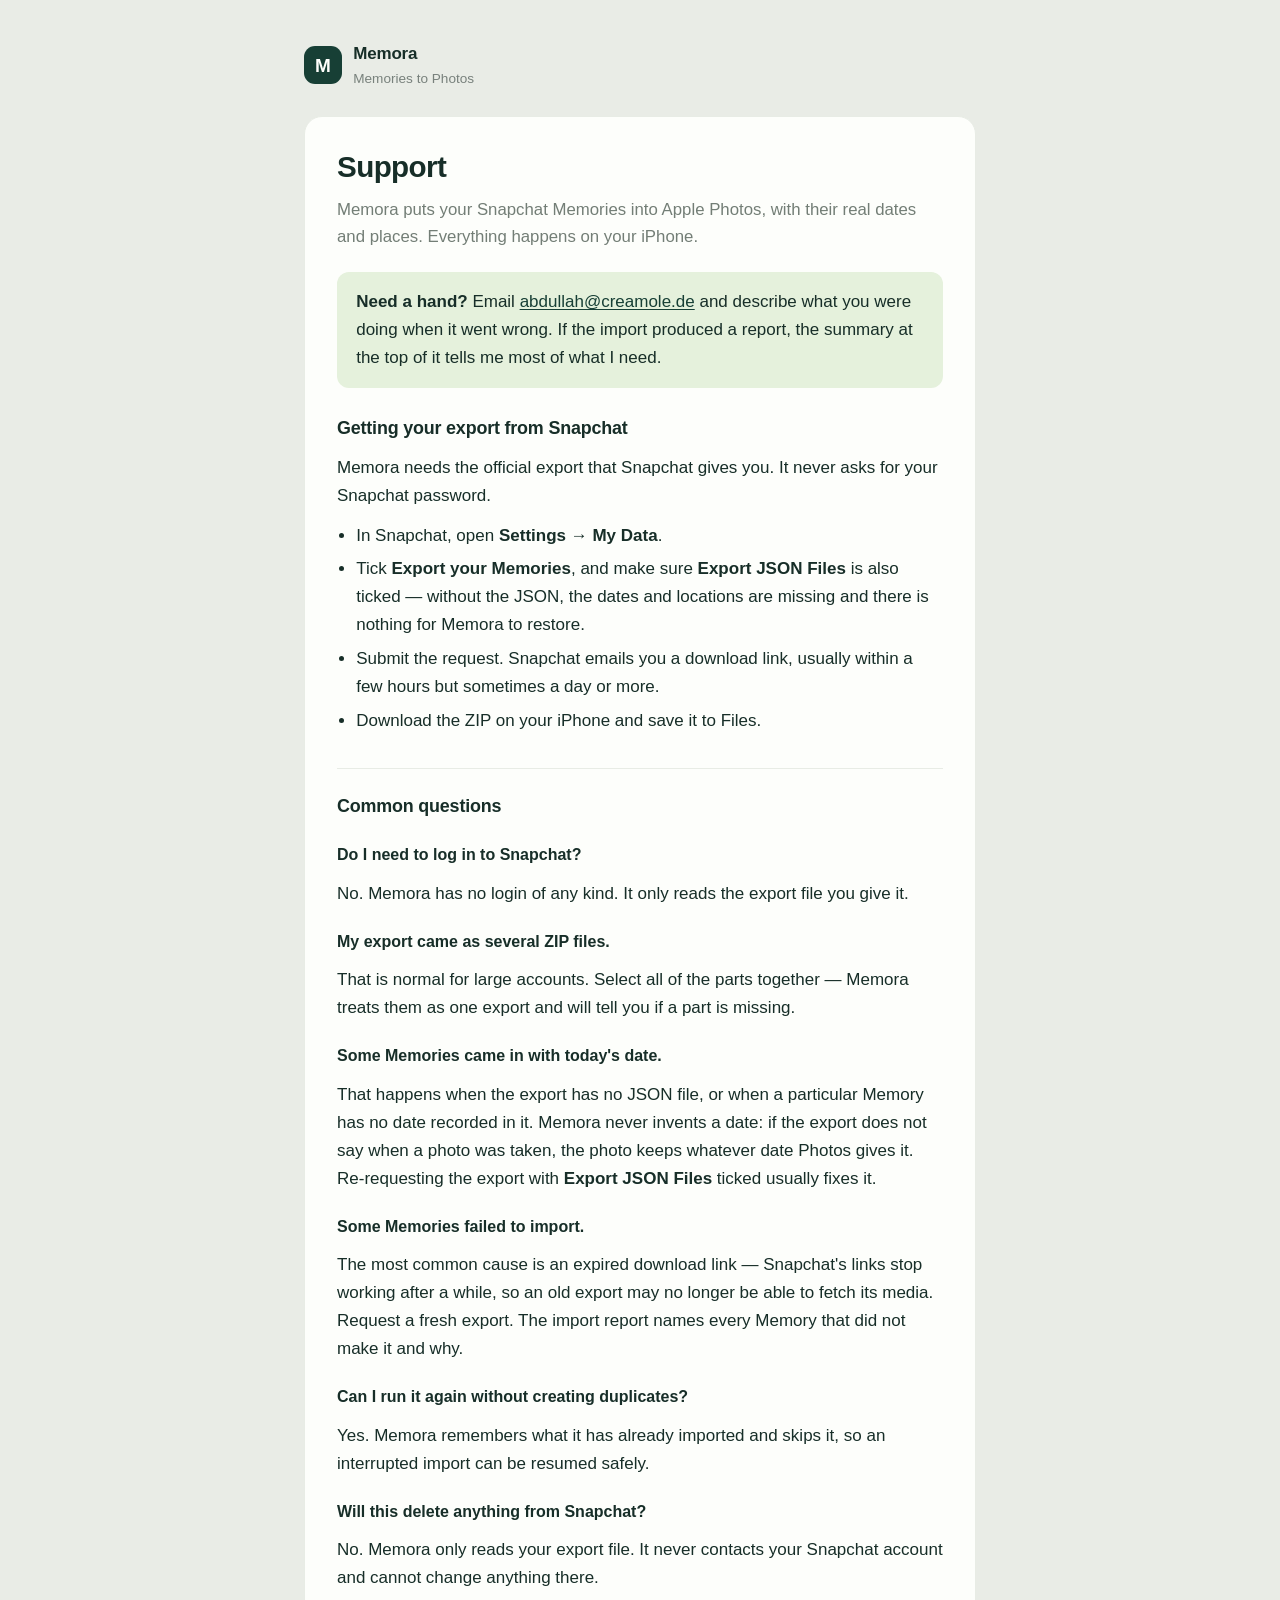
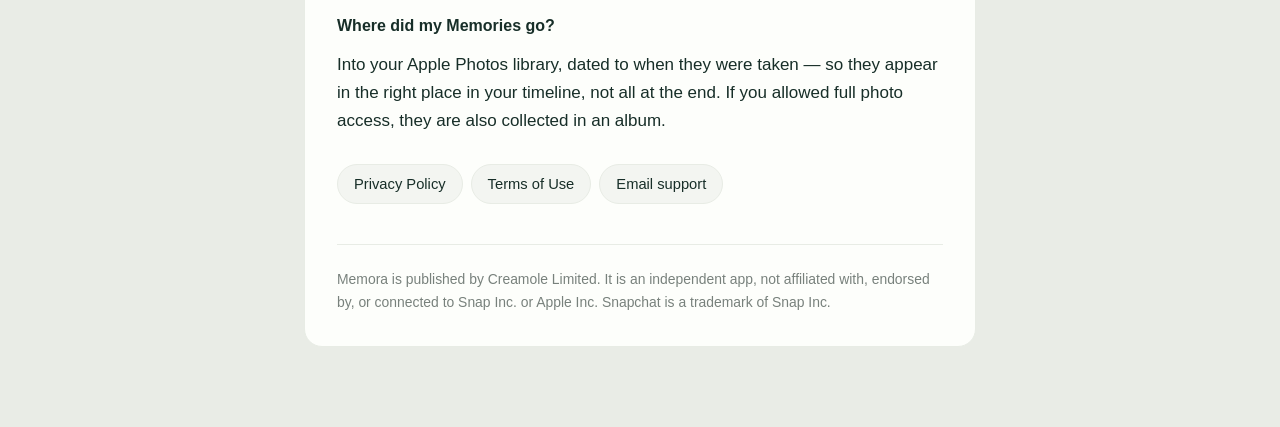
<file: index.html>
<!doctype html>
<html lang="en">
<head>
<meta charset="utf-8">
<meta name="viewport" content="width=device-width, initial-scale=1">
<title>Memora — Support</title>
<meta name="description" content="Help with importing your Snapchat Memories into Apple Photos with Memora.">
<link rel="stylesheet" href="style.css">
</head>
<body>
<div class="wrap">

  <header class="site">
    <div class="mark">M</div>
    <div>
      <div class="wordmark">Memora</div>
      <div class="tag">Memories to Photos</div>
    </div>
  </header>

  <main class="card">
    <h1>Support</h1>
    <p class="lede">Memora puts your Snapchat Memories into Apple Photos, with their real dates and places. Everything happens on your iPhone.</p>

    <div class="callout">
      <p><strong>Need a hand?</strong> Email <a href="mailto:abdullah@creamole.de">abdullah@creamole.de</a> and describe what you were doing when it went wrong. If the import produced a report, the summary at the top of it tells me most of what I need.</p>
    </div>

    <h2>Getting your export from Snapchat</h2>
    <p>Memora needs the official export that Snapchat gives you. It never asks for your Snapchat password.</p>
    <ul>
      <li>In Snapchat, open <strong>Settings → My Data</strong>.</li>
      <li>Tick <strong>Export your Memories</strong>, and make sure <strong>Export JSON Files</strong> is also ticked — without the JSON, the dates and locations are missing and there is nothing for Memora to restore.</li>
      <li>Submit the request. Snapchat emails you a download link, usually within a few hours but sometimes a day or more.</li>
      <li>Download the ZIP on your iPhone and save it to Files.</li>
    </ul>

    <h2>Common questions</h2>

    <h3>Do I need to log in to Snapchat?</h3>
    <p>No. Memora has no login of any kind. It only reads the export file you give it.</p>

    <h3>My export came as several ZIP files.</h3>
    <p>That is normal for large accounts. Select all of the parts together — Memora treats them as one export and will tell you if a part is missing.</p>

    <h3>Some Memories came in with today's date.</h3>
    <p>That happens when the export has no JSON file, or when a particular Memory has no date recorded in it. Memora never invents a date: if the export does not say when a photo was taken, the photo keeps whatever date Photos gives it. Re-requesting the export with <strong>Export JSON Files</strong> ticked usually fixes it.</p>

    <h3>Some Memories failed to import.</h3>
    <p>The most common cause is an expired download link — Snapchat's links stop working after a while, so an old export may no longer be able to fetch its media. Request a fresh export. The import report names every Memory that did not make it and why.</p>

    <h3>Can I run it again without creating duplicates?</h3>
    <p>Yes. Memora remembers what it has already imported and skips it, so an interrupted import can be resumed safely.</p>

    <h3>Will this delete anything from Snapchat?</h3>
    <p>No. Memora only reads your export file. It never contacts your Snapchat account and cannot change anything there.</p>

    <h3>Where did my Memories go?</h3>
    <p>Into your Apple Photos library, dated to when they were taken — so they appear in the right place in your timeline, not all at the end. If you allowed full photo access, they are also collected in an album.</p>

    <nav class="links">
      <a href="privacy.html">Privacy Policy</a>
      <a href="terms.html">Terms of Use</a>
      <a href="mailto:abdullah@creamole.de">Email support</a>
    </nav>

    <footer>
      Memora is published by Creamole Limited. It is an independent app, not affiliated with, endorsed by, or connected to Snap Inc. or Apple Inc. Snapchat is a trademark of Snap Inc.
    </footer>
  </main>

</div>
</body>
</html>
</file>
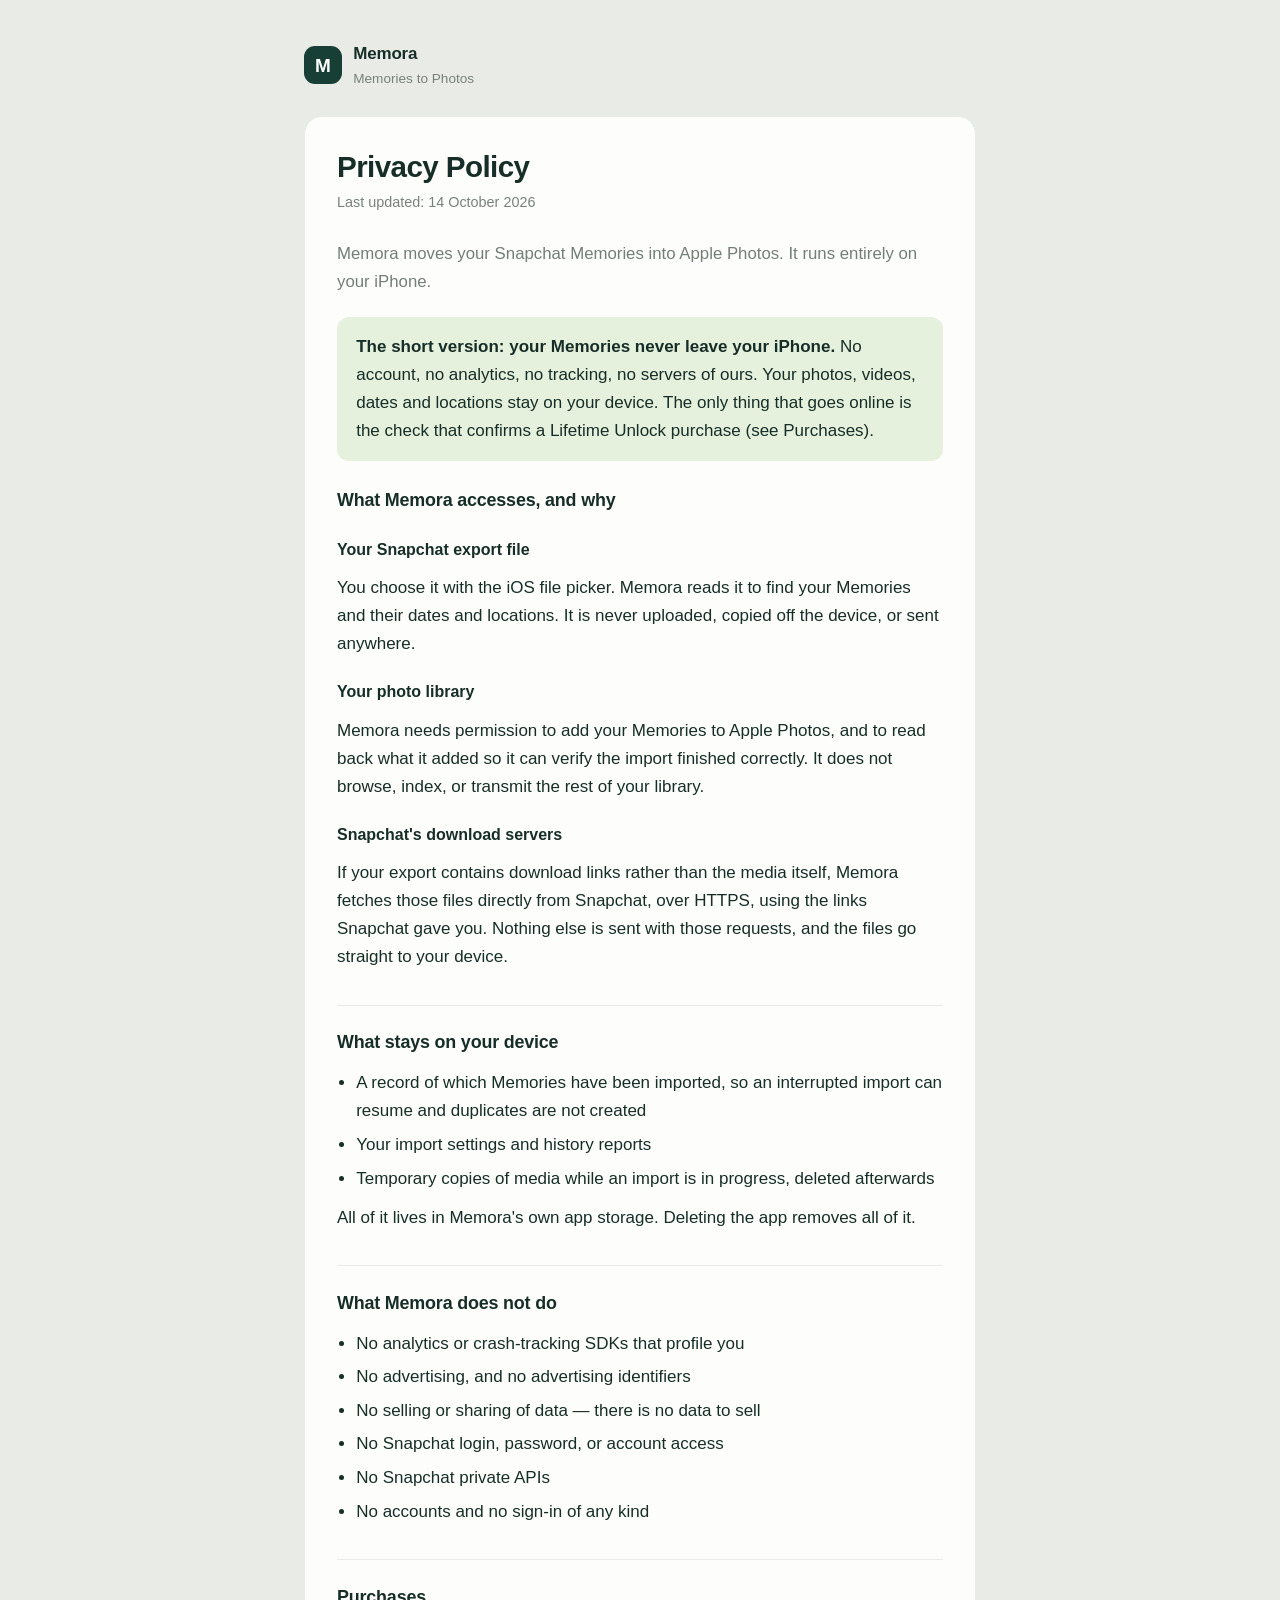
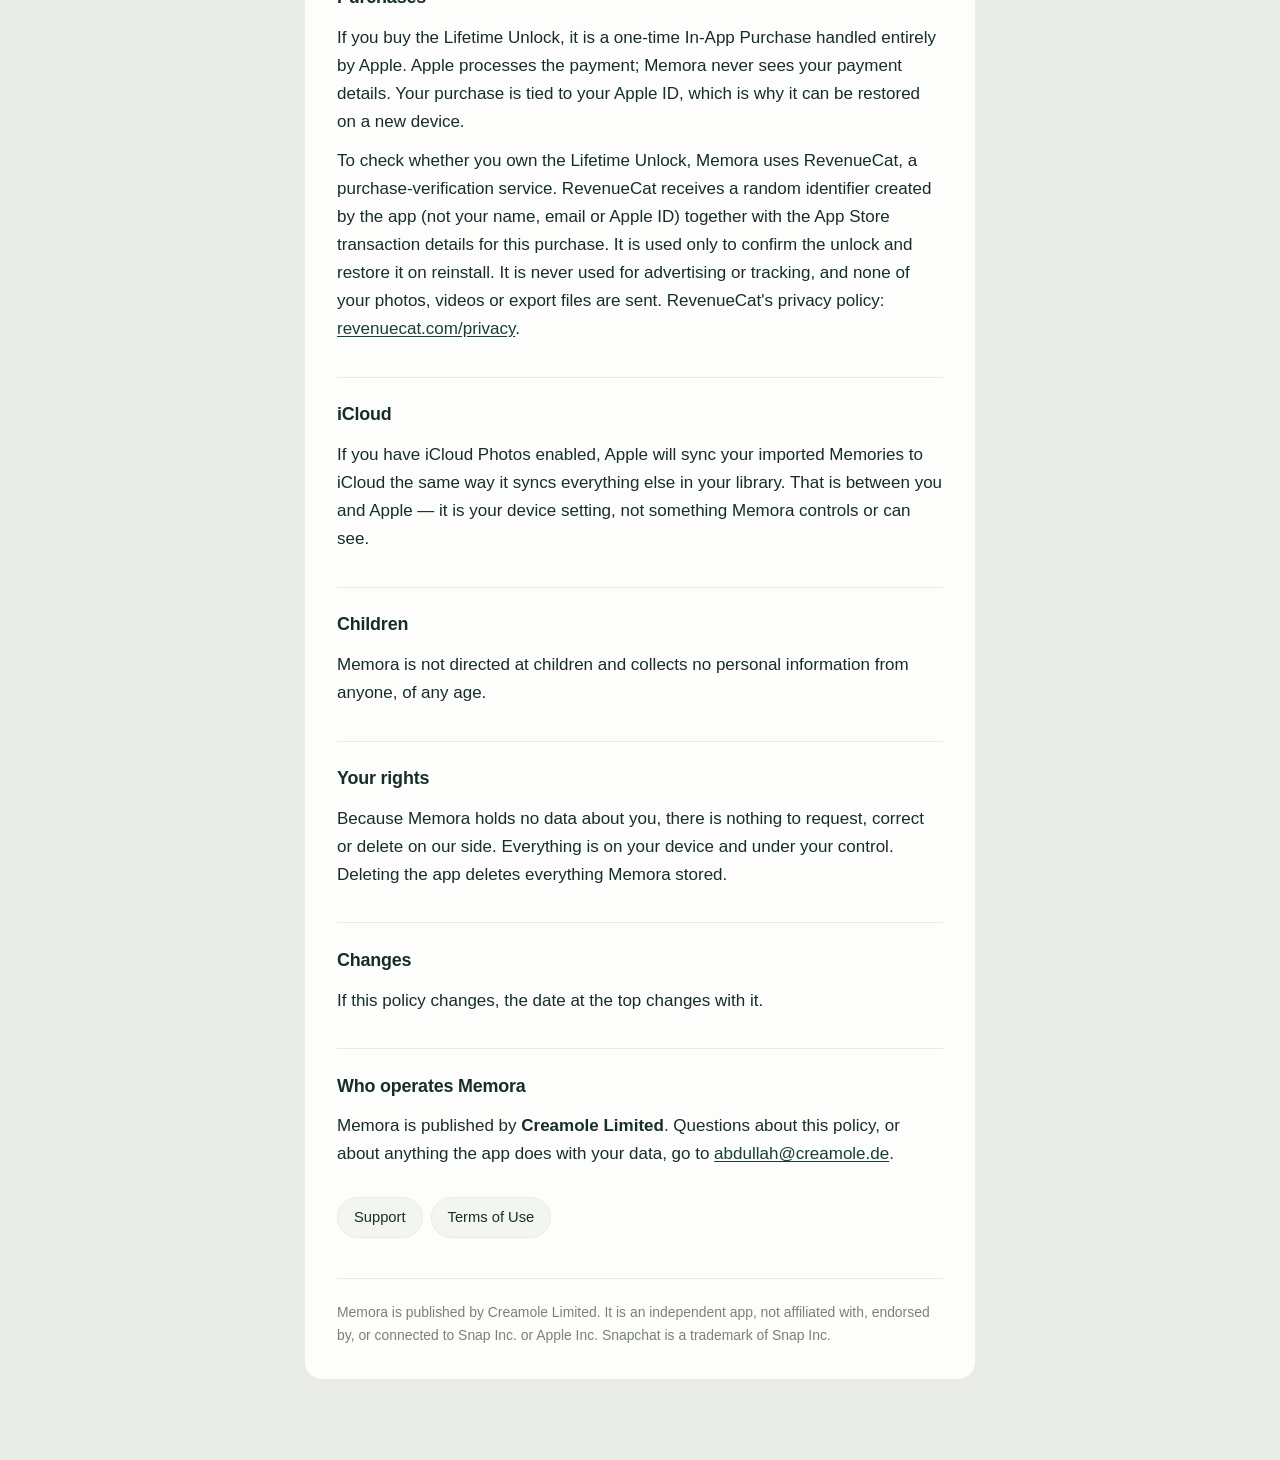
<file: privacy.html>
<!doctype html>
<html lang="en">
<head>
<meta charset="utf-8">
<meta name="viewport" content="width=device-width, initial-scale=1">
<title>Privacy Policy — Memora</title>
<meta name="description" content="Your Snapchat Memories never leave your iPhone. No account, no analytics, no tracking.">
<link rel="stylesheet" href="style.css">
</head>
<body>
<div class="wrap">

  <header class="site">
    <div class="mark">M</div>
    <div>
      <div class="wordmark">Memora</div>
      <div class="tag">Memories to Photos</div>
    </div>
  </header>

  <main class="card">
    <h1>Privacy Policy</h1>
    <p class="updated">Last updated: 14 October 2026</p>

    <p class="lede">Memora moves your Snapchat Memories into Apple Photos. It runs entirely on your iPhone.</p>

    <div class="callout">
      <p><strong>The short version: your Memories never leave your iPhone.</strong> No account, no analytics, no tracking, no servers of ours. Your photos, videos, dates and locations stay on your device. The only thing that goes online is the check that confirms a Lifetime Unlock purchase (see Purchases).</p>
    </div>

    <h2>What Memora accesses, and why</h2>

    <h3>Your Snapchat export file</h3>
    <p>You choose it with the iOS file picker. Memora reads it to find your Memories and their dates and locations. It is never uploaded, copied off the device, or sent anywhere.</p>

    <h3>Your photo library</h3>
    <p>Memora needs permission to add your Memories to Apple Photos, and to read back what it added so it can verify the import finished correctly. It does not browse, index, or transmit the rest of your library.</p>

    <h3>Snapchat's download servers</h3>
    <p>If your export contains download links rather than the media itself, Memora fetches those files directly from Snapchat, over HTTPS, using the links Snapchat gave you. Nothing else is sent with those requests, and the files go straight to your device.</p>

    <h2>What stays on your device</h2>
    <ul>
      <li>A record of which Memories have been imported, so an interrupted import can resume and duplicates are not created</li>
      <li>Your import settings and history reports</li>
      <li>Temporary copies of media while an import is in progress, deleted afterwards</li>
    </ul>
    <p>All of it lives in Memora's own app storage. Deleting the app removes all of it.</p>

    <h2>What Memora does not do</h2>
    <ul>
      <li>No analytics or crash-tracking SDKs that profile you</li>
      <li>No advertising, and no advertising identifiers</li>
      <li>No selling or sharing of data — there is no data to sell</li>
      <li>No Snapchat login, password, or account access</li>
      <li>No Snapchat private APIs</li>
      <li>No accounts and no sign-in of any kind</li>
    </ul>

    <h2>Purchases</h2>
    <p>If you buy the Lifetime Unlock, it is a one-time In-App Purchase handled entirely by Apple. Apple processes the payment; Memora never sees your payment details. Your purchase is tied to your Apple ID, which is why it can be restored on a new device.</p>
    <p>To check whether you own the Lifetime Unlock, Memora uses RevenueCat, a purchase-verification service. RevenueCat receives a random identifier created by the app (not your name, email or Apple ID) together with the App Store transaction details for this purchase. It is used only to confirm the unlock and restore it on reinstall. It is never used for advertising or tracking, and none of your photos, videos or export files are sent. RevenueCat's privacy policy: <a href="https://www.revenuecat.com/privacy">revenuecat.com/privacy</a>.</p>

    <h2>iCloud</h2>
    <p>If you have iCloud Photos enabled, Apple will sync your imported Memories to iCloud the same way it syncs everything else in your library. That is between you and Apple — it is your device setting, not something Memora controls or can see.</p>

    <h2>Children</h2>
    <p>Memora is not directed at children and collects no personal information from anyone, of any age.</p>

    <h2>Your rights</h2>
    <p>Because Memora holds no data about you, there is nothing to request, correct or delete on our side. Everything is on your device and under your control. Deleting the app deletes everything Memora stored.</p>

    <h2>Changes</h2>
    <p>If this policy changes, the date at the top changes with it.</p>

    <h2>Who operates Memora</h2>
    <p>Memora is published by <strong>Creamole Limited</strong>. Questions about this policy, or about anything the app does with your data, go to <a href="mailto:abdullah@creamole.de">abdullah@creamole.de</a>.</p>

    <nav class="links">
      <a href="index.html">Support</a>
      <a href="terms.html">Terms of Use</a>
    </nav>

    <footer>
      Memora is published by Creamole Limited. It is an independent app, not affiliated with, endorsed by, or connected to Snap Inc. or Apple Inc. Snapchat is a trademark of Snap Inc.
    </footer>
  </main>

</div>
</body>
</html>
</file>
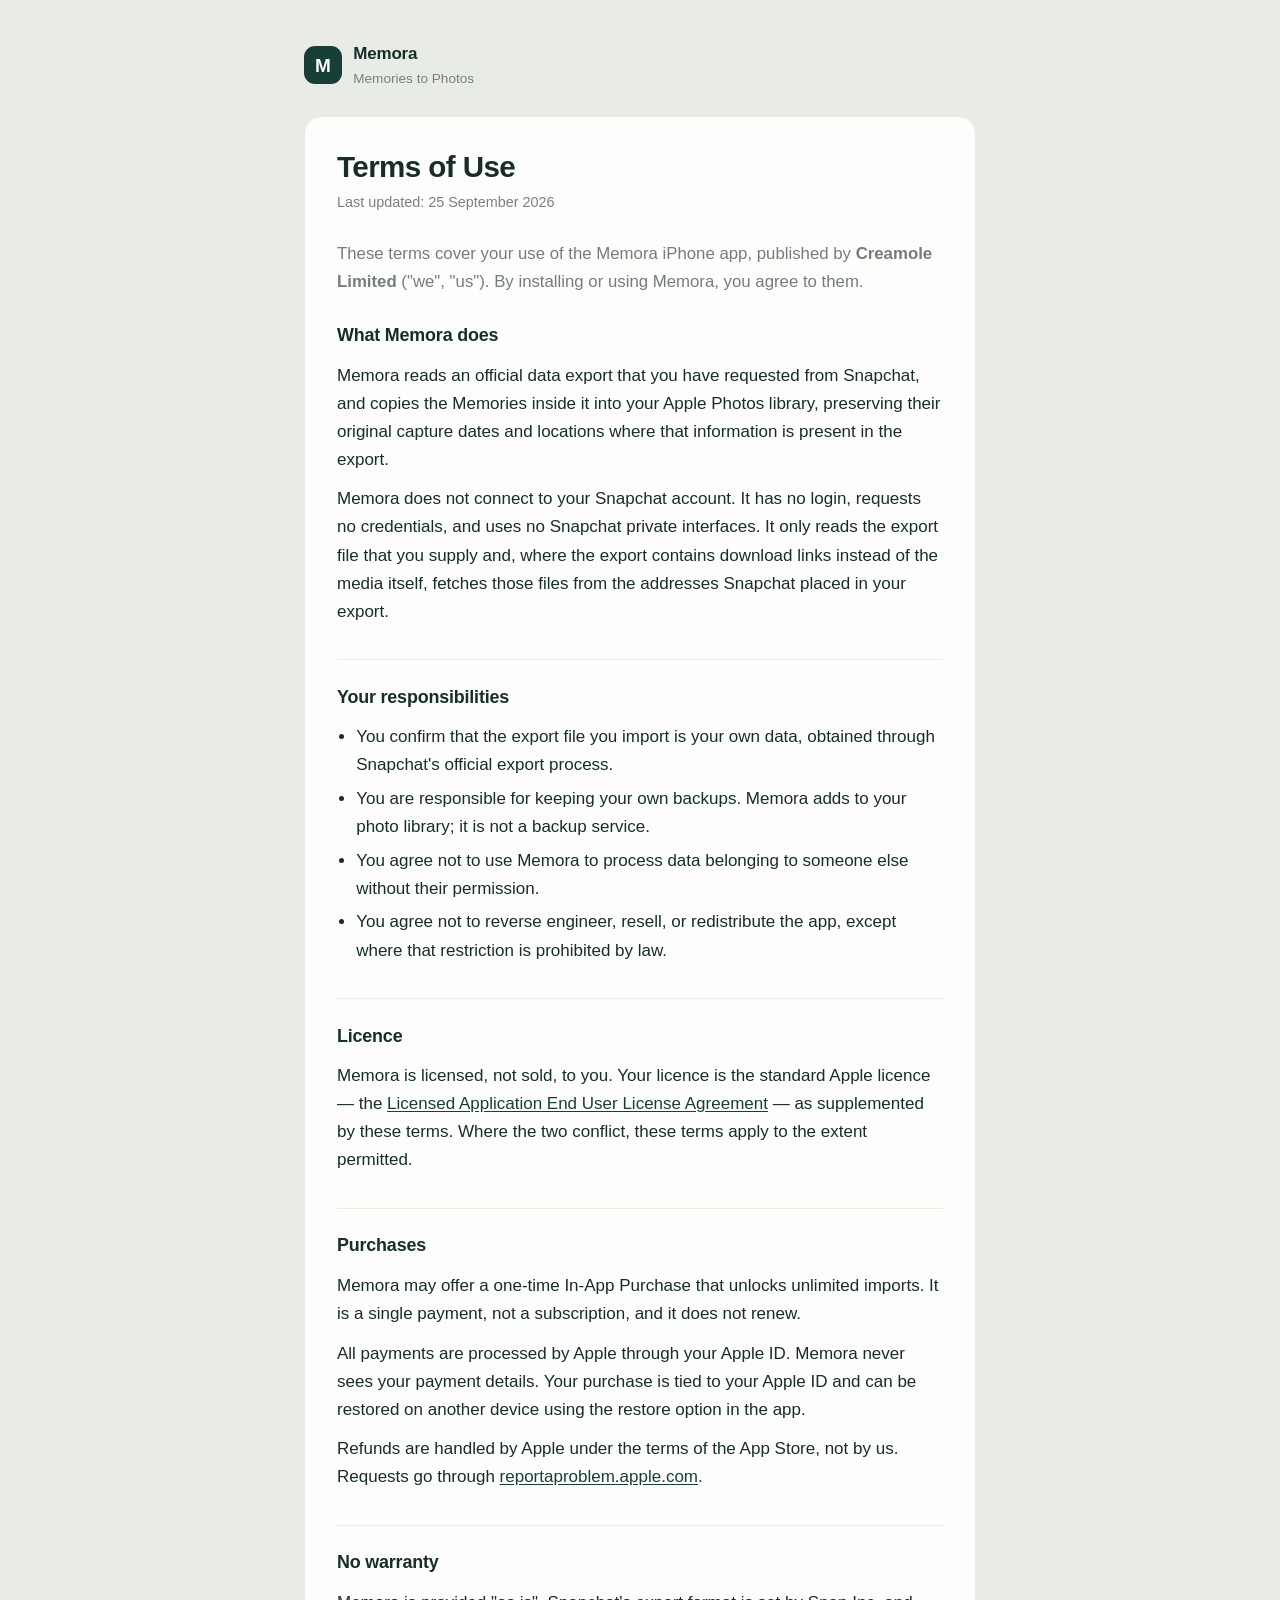
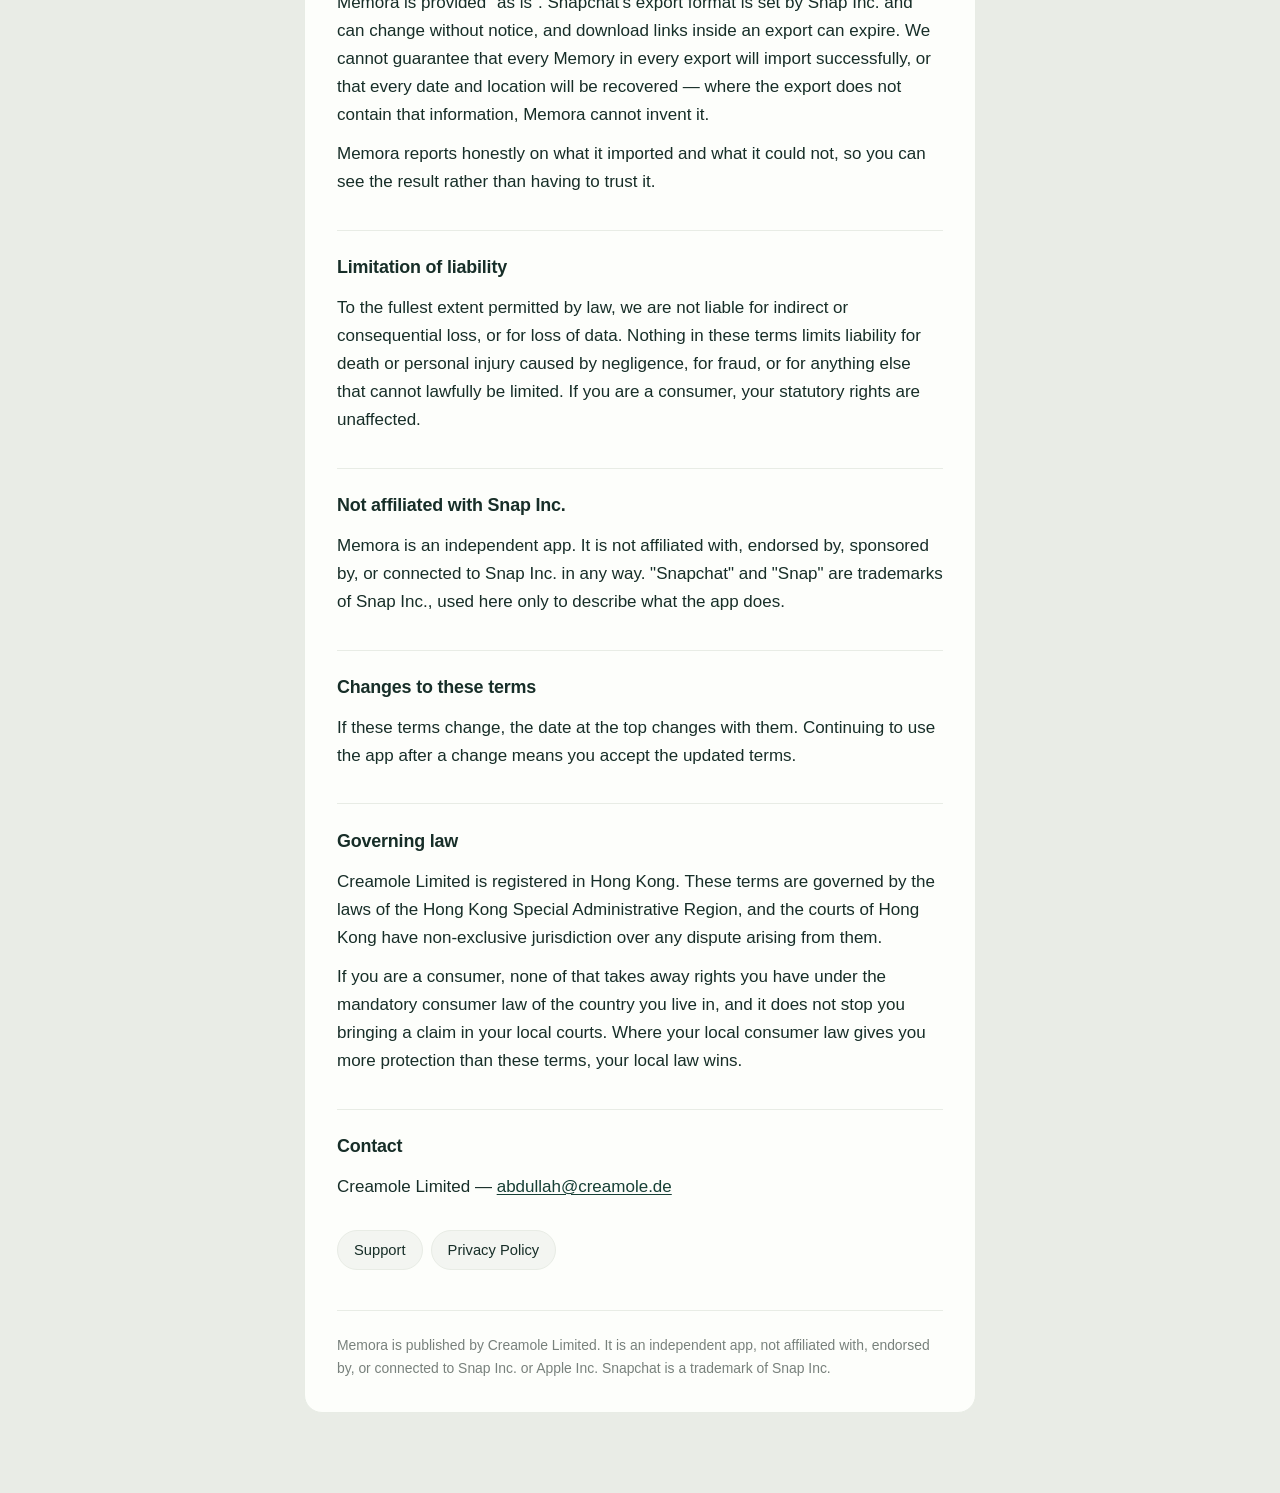
<file: terms.html>
<!doctype html>
<html lang="en">
<head>
<meta charset="utf-8">
<meta name="viewport" content="width=device-width, initial-scale=1">
<title>Terms of Use — Memora</title>
<meta name="description" content="Terms of Use for Memora, the Snapchat Memories importer for Apple Photos.">
<link rel="stylesheet" href="style.css">
</head>
<body>
<div class="wrap">

  <header class="site">
    <div class="mark">M</div>
    <div>
      <div class="wordmark">Memora</div>
      <div class="tag">Memories to Photos</div>
    </div>
  </header>

  <main class="card">
    <h1>Terms of Use</h1>
    <p class="updated">Last updated: 25 September 2026</p>

    <p class="lede">These terms cover your use of the Memora iPhone app, published by <strong>Creamole Limited</strong> ("we", "us"). By installing or using Memora, you agree to them.</p>

    <h2>What Memora does</h2>
    <p>Memora reads an official data export that you have requested from Snapchat, and copies the Memories inside it into your Apple Photos library, preserving their original capture dates and locations where that information is present in the export.</p>
    <p>Memora does not connect to your Snapchat account. It has no login, requests no credentials, and uses no Snapchat private interfaces. It only reads the export file that you supply and, where the export contains download links instead of the media itself, fetches those files from the addresses Snapchat placed in your export.</p>

    <h2>Your responsibilities</h2>
    <ul>
      <li>You confirm that the export file you import is your own data, obtained through Snapchat's official export process.</li>
      <li>You are responsible for keeping your own backups. Memora adds to your photo library; it is not a backup service.</li>
      <li>You agree not to use Memora to process data belonging to someone else without their permission.</li>
      <li>You agree not to reverse engineer, resell, or redistribute the app, except where that restriction is prohibited by law.</li>
    </ul>

    <h2>Licence</h2>
    <p>Memora is licensed, not sold, to you. Your licence is the standard Apple licence — the <a href="https://www.apple.com/legal/internet-services/itunes/dev/stdeula/">Licensed Application End User License Agreement</a> — as supplemented by these terms. Where the two conflict, these terms apply to the extent permitted.</p>

    <h2>Purchases</h2>
    <p>Memora may offer a one-time In-App Purchase that unlocks unlimited imports. It is a single payment, not a subscription, and it does not renew.</p>
    <p>All payments are processed by Apple through your Apple ID. Memora never sees your payment details. Your purchase is tied to your Apple ID and can be restored on another device using the restore option in the app.</p>
    <p>Refunds are handled by Apple under the terms of the App Store, not by us. Requests go through <a href="https://reportaproblem.apple.com">reportaproblem.apple.com</a>.</p>

    <h2>No warranty</h2>
    <p>Memora is provided "as is". Snapchat's export format is set by Snap Inc. and can change without notice, and download links inside an export can expire. We cannot guarantee that every Memory in every export will import successfully, or that every date and location will be recovered — where the export does not contain that information, Memora cannot invent it.</p>
    <p>Memora reports honestly on what it imported and what it could not, so you can see the result rather than having to trust it.</p>

    <h2>Limitation of liability</h2>
    <p>To the fullest extent permitted by law, we are not liable for indirect or consequential loss, or for loss of data. Nothing in these terms limits liability for death or personal injury caused by negligence, for fraud, or for anything else that cannot lawfully be limited. If you are a consumer, your statutory rights are unaffected.</p>

    <h2>Not affiliated with Snap Inc.</h2>
    <p>Memora is an independent app. It is not affiliated with, endorsed by, sponsored by, or connected to Snap Inc. in any way. "Snapchat" and "Snap" are trademarks of Snap Inc., used here only to describe what the app does.</p>

    <h2>Changes to these terms</h2>
    <p>If these terms change, the date at the top changes with them. Continuing to use the app after a change means you accept the updated terms.</p>

    <h2>Governing law</h2>
    <p>Creamole Limited is registered in Hong Kong. These terms are governed by the laws of the Hong Kong Special Administrative Region, and the courts of Hong Kong have non-exclusive jurisdiction over any dispute arising from them.</p>
    <p>If you are a consumer, none of that takes away rights you have under the mandatory consumer law of the country you live in, and it does not stop you bringing a claim in your local courts. Where your local consumer law gives you more protection than these terms, your local law wins.</p>

    <h2>Contact</h2>
    <p>Creamole Limited — <a href="mailto:abdullah@creamole.de">abdullah@creamole.de</a></p>

    <nav class="links">
      <a href="index.html">Support</a>
      <a href="privacy.html">Privacy Policy</a>
    </nav>

    <footer>
      Memora is published by Creamole Limited. It is an independent app, not affiliated with, endorsed by, or connected to Snap Inc. or Apple Inc. Snapchat is a trademark of Snap Inc.
    </footer>
  </main>

</div>
</body>
</html>
</file>
<file: style.css>
/* Memora — legal & support pages. Palette taken from src/theme/tokens.ts. */
:root {
  --green: #173f35;
  --ink: #172e28;
  --muted: #78817c;
  --lede: #737e76;
  --line: #e8ece5;
  --mint: #e5f1dc;
  --soft: #f3f5f1;
  --white: #fdfefb;
  --page: #e9ece6;
  --accent: #7b956c;
}

@media (prefers-color-scheme: dark) {
  :root:not([data-theme='light']) {
    --green: #c6e7a9;
    --ink: #eef2ea;
    --muted: #9aa49c;
    --lede: #a8b2a8;
    --line: #2a332d;
    --mint: #1e2a22;
    --soft: #1a221d;
    --white: #121815;
    --page: #0d1210;
    --accent: #9dbb8c;
  }
}
:root[data-theme='dark'] {
  --green: #c6e7a9;
  --ink: #eef2ea;
  --muted: #9aa49c;
  --lede: #a8b2a8;
  --line: #2a332d;
  --mint: #1e2a22;
  --soft: #1a221d;
  --white: #121815;
  --page: #0d1210;
  --accent: #9dbb8c;
}

* { box-sizing: border-box; }

body {
  margin: 0;
  background: var(--page);
  color: var(--ink);
  font: 17px/1.65 -apple-system, BlinkMacSystemFont, 'Segoe UI', Roboto, Helvetica, Arial, sans-serif;
  -webkit-font-smoothing: antialiased;
}

.wrap {
  max-width: 44rem;
  margin: 0 auto;
  padding: 2.5rem 16px 5rem;
}

.card {
  background: var(--white);
  border: 1px solid var(--line);
  border-radius: 18px;
  padding: 2rem;
}

@media (max-width: 520px) {
  .card { padding: 1.4rem; border-radius: 14px; }
  .wrap { padding-top: 1.5rem; }
}

header.site {
  display: flex;
  align-items: center;
  gap: 0.7rem;
  margin-bottom: 1.6rem;
}

.mark {
  width: 38px; height: 38px;
  border-radius: 11px;
  background: var(--green);
  color: var(--white);
  display: grid;
  place-items: center;
  font-weight: 700;
  font-size: 19px;
  flex: none;
}
@media (prefers-color-scheme: dark) {
  :root:not([data-theme='light']) .mark { color: #121815; }
}

.mark + div { min-width: 0; }
.wordmark { font-weight: 650; letter-spacing: -0.01em; }
.tag { color: var(--muted); font-size: 0.85rem; }

h1 {
  font-size: 1.85rem;
  line-height: 1.2;
  letter-spacing: -0.02em;
  margin: 0 0 0.4rem;
}

h2 {
  font-size: 1.12rem;
  letter-spacing: -0.01em;
  margin: 2.1rem 0 0.6rem;
  padding-top: 1.4rem;
  border-top: 1px solid var(--line);
}
h2:first-of-type { border-top: 0; padding-top: 0; margin-top: 1.6rem; }

h3 { font-size: 1rem; margin: 1.3rem 0 0.3rem; }

.updated {
  color: var(--muted);
  font-size: 0.9rem;
  margin: 0 0 1.6rem;
}

p { margin: 0.7rem 0; }
ul { margin: 0.7rem 0; padding-left: 1.2rem; }
li { margin: 0.35rem 0; }
strong { font-weight: 650; }

a { color: var(--green); text-underline-offset: 2px; }
a:hover { text-decoration-thickness: 2px; }

.lede { color: var(--lede); font-size: 1.05rem; }

.callout {
  background: var(--mint);
  border-radius: 12px;
  padding: 1rem 1.2rem;
  margin: 1.3rem 0;
}
.callout p:first-child { margin-top: 0; }
.callout p:last-child { margin-bottom: 0; }

nav.links {
  display: flex;
  flex-wrap: wrap;
  gap: 0.5rem;
  margin-top: 1.8rem;
}
nav.links a {
  background: var(--soft);
  border: 1px solid var(--line);
  border-radius: 999px;
  padding: 0.45rem 1rem;
  font-size: 0.92rem;
  text-decoration: none;
  color: var(--ink);
}
nav.links a:hover { border-color: var(--accent); }

footer {
  margin-top: 2.5rem;
  padding-top: 1.4rem;
  border-top: 1px solid var(--line);
  color: var(--muted);
  font-size: 0.87rem;
}

table {
  border-collapse: collapse;
  width: 100%;
  margin: 1rem 0;
  font-size: 0.95rem;
}
th, td {
  text-align: left;
  padding: 0.6rem 0.7rem;
  border-bottom: 1px solid var(--line);
  vertical-align: top;
}
th { color: var(--muted); font-weight: 600; font-size: 0.85rem; }

code {
  background: var(--soft);
  border-radius: 5px;
  padding: 0.1em 0.35em;
  font-size: 0.9em;
}
</file>
